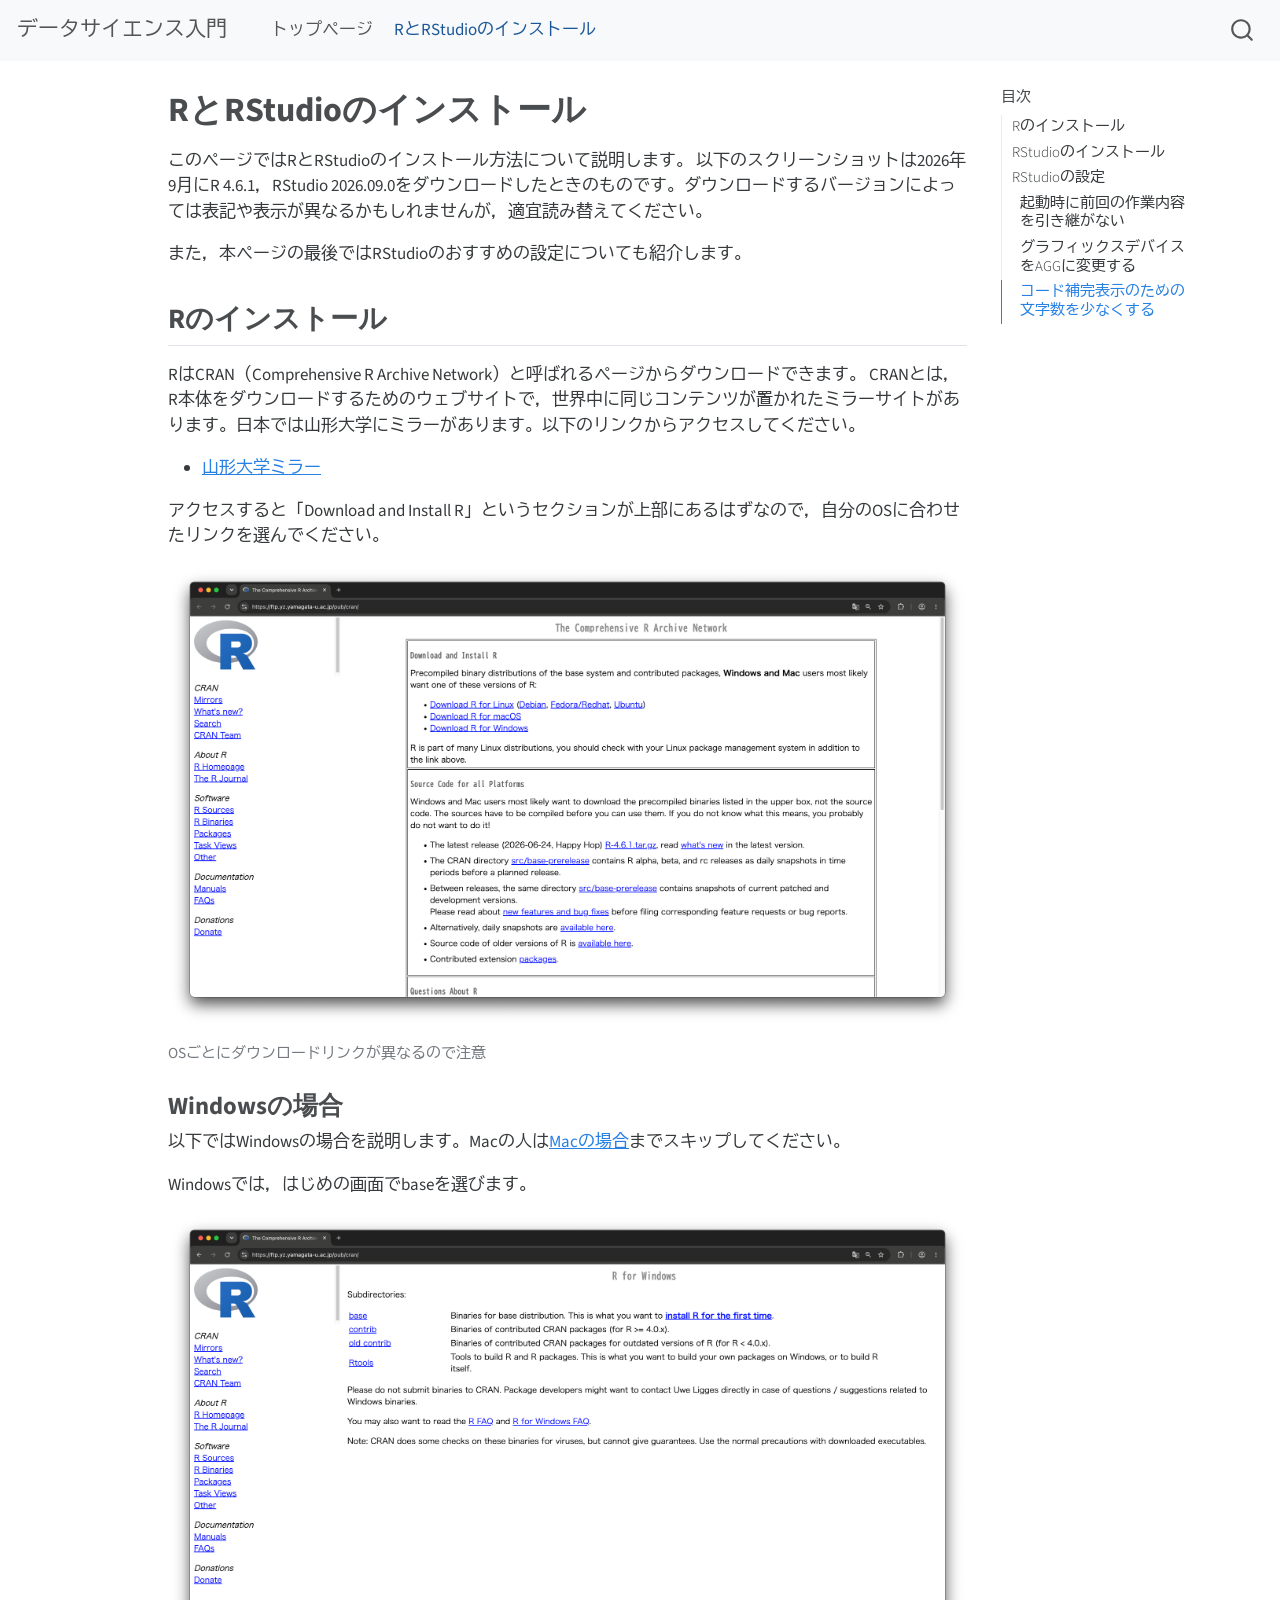
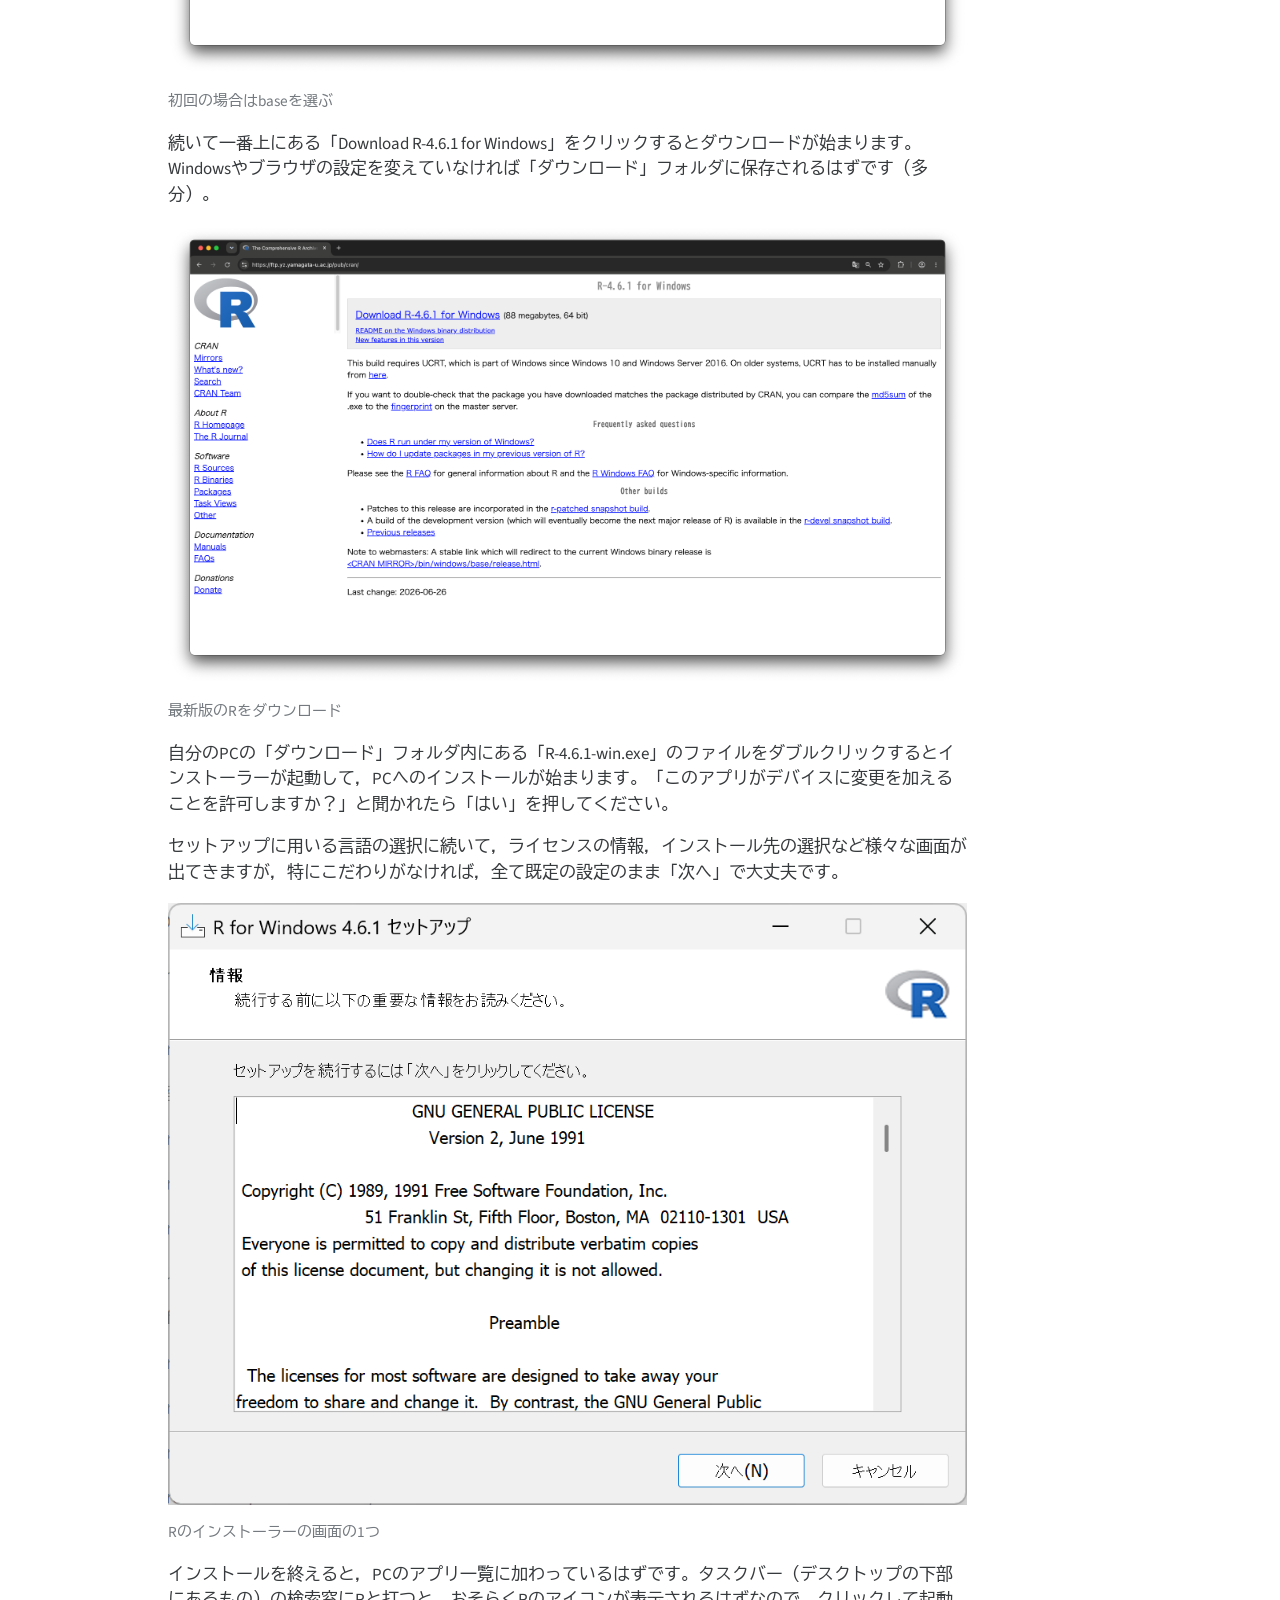
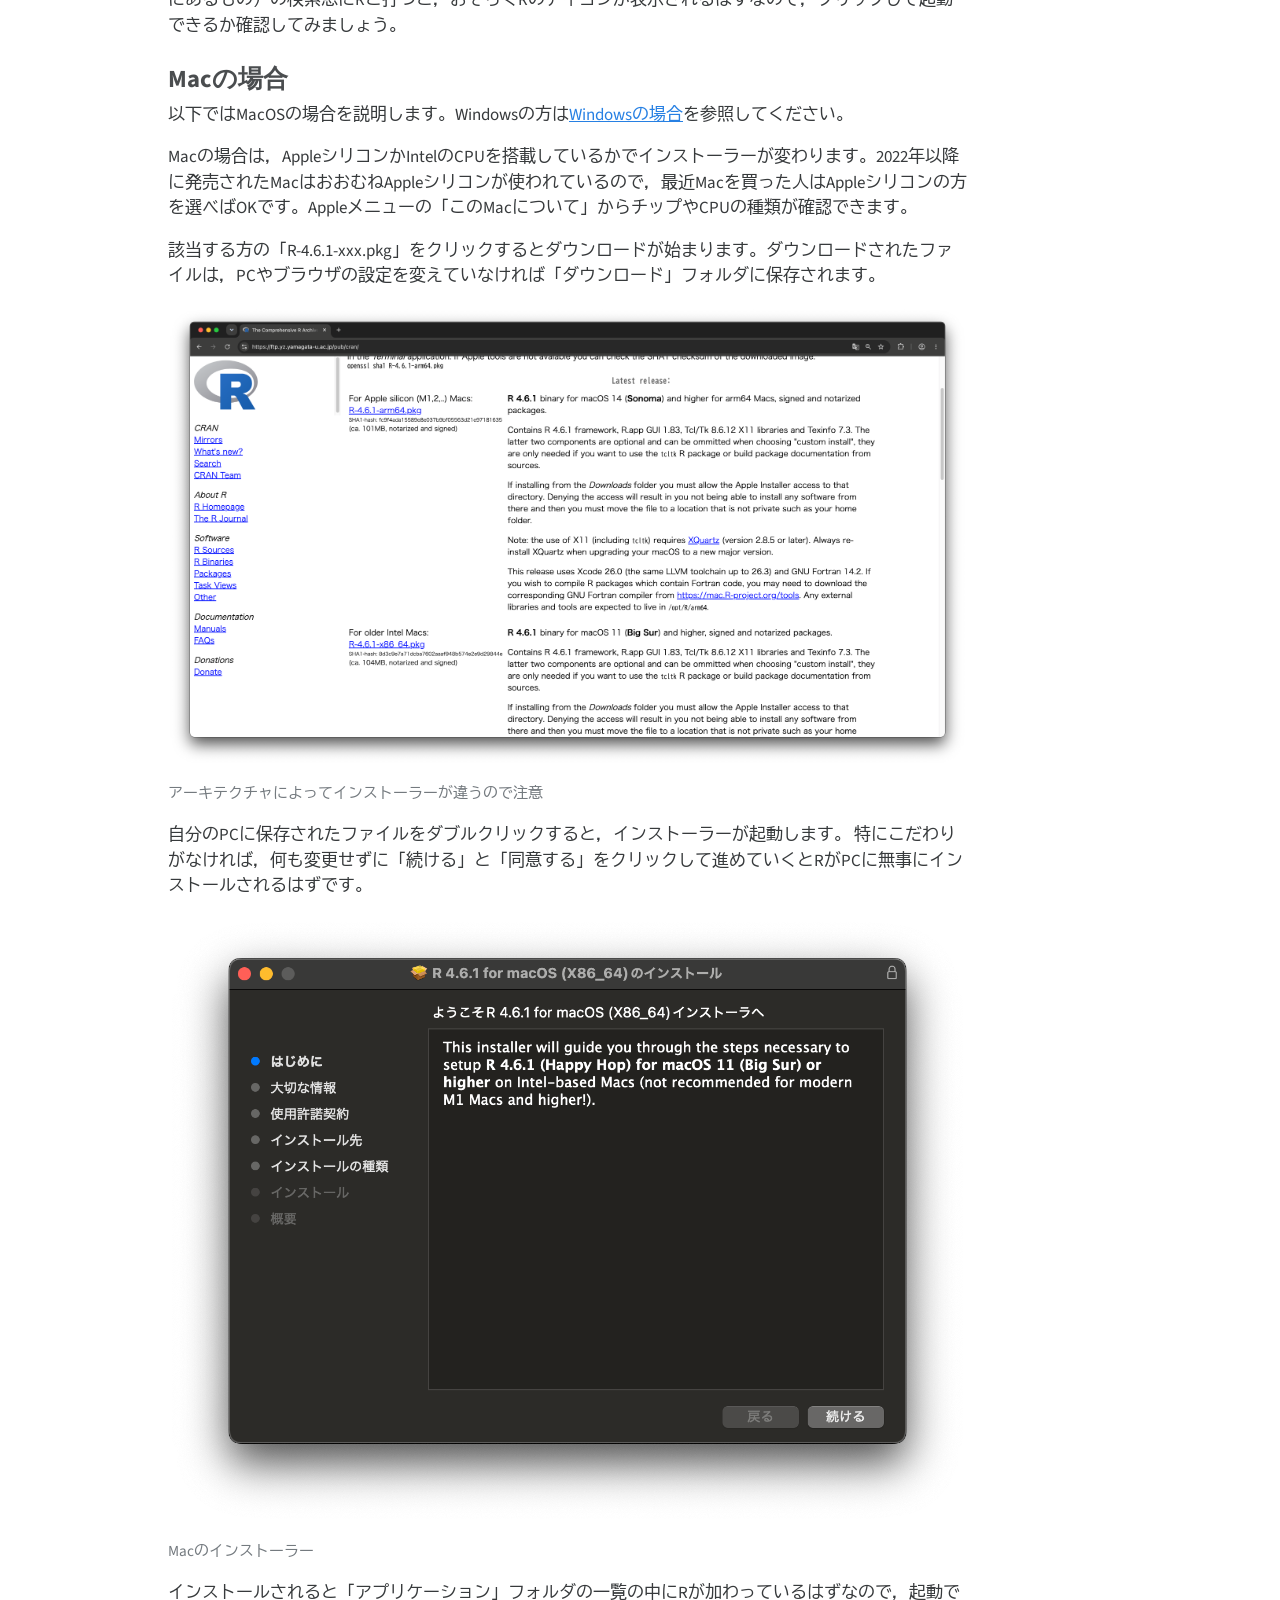
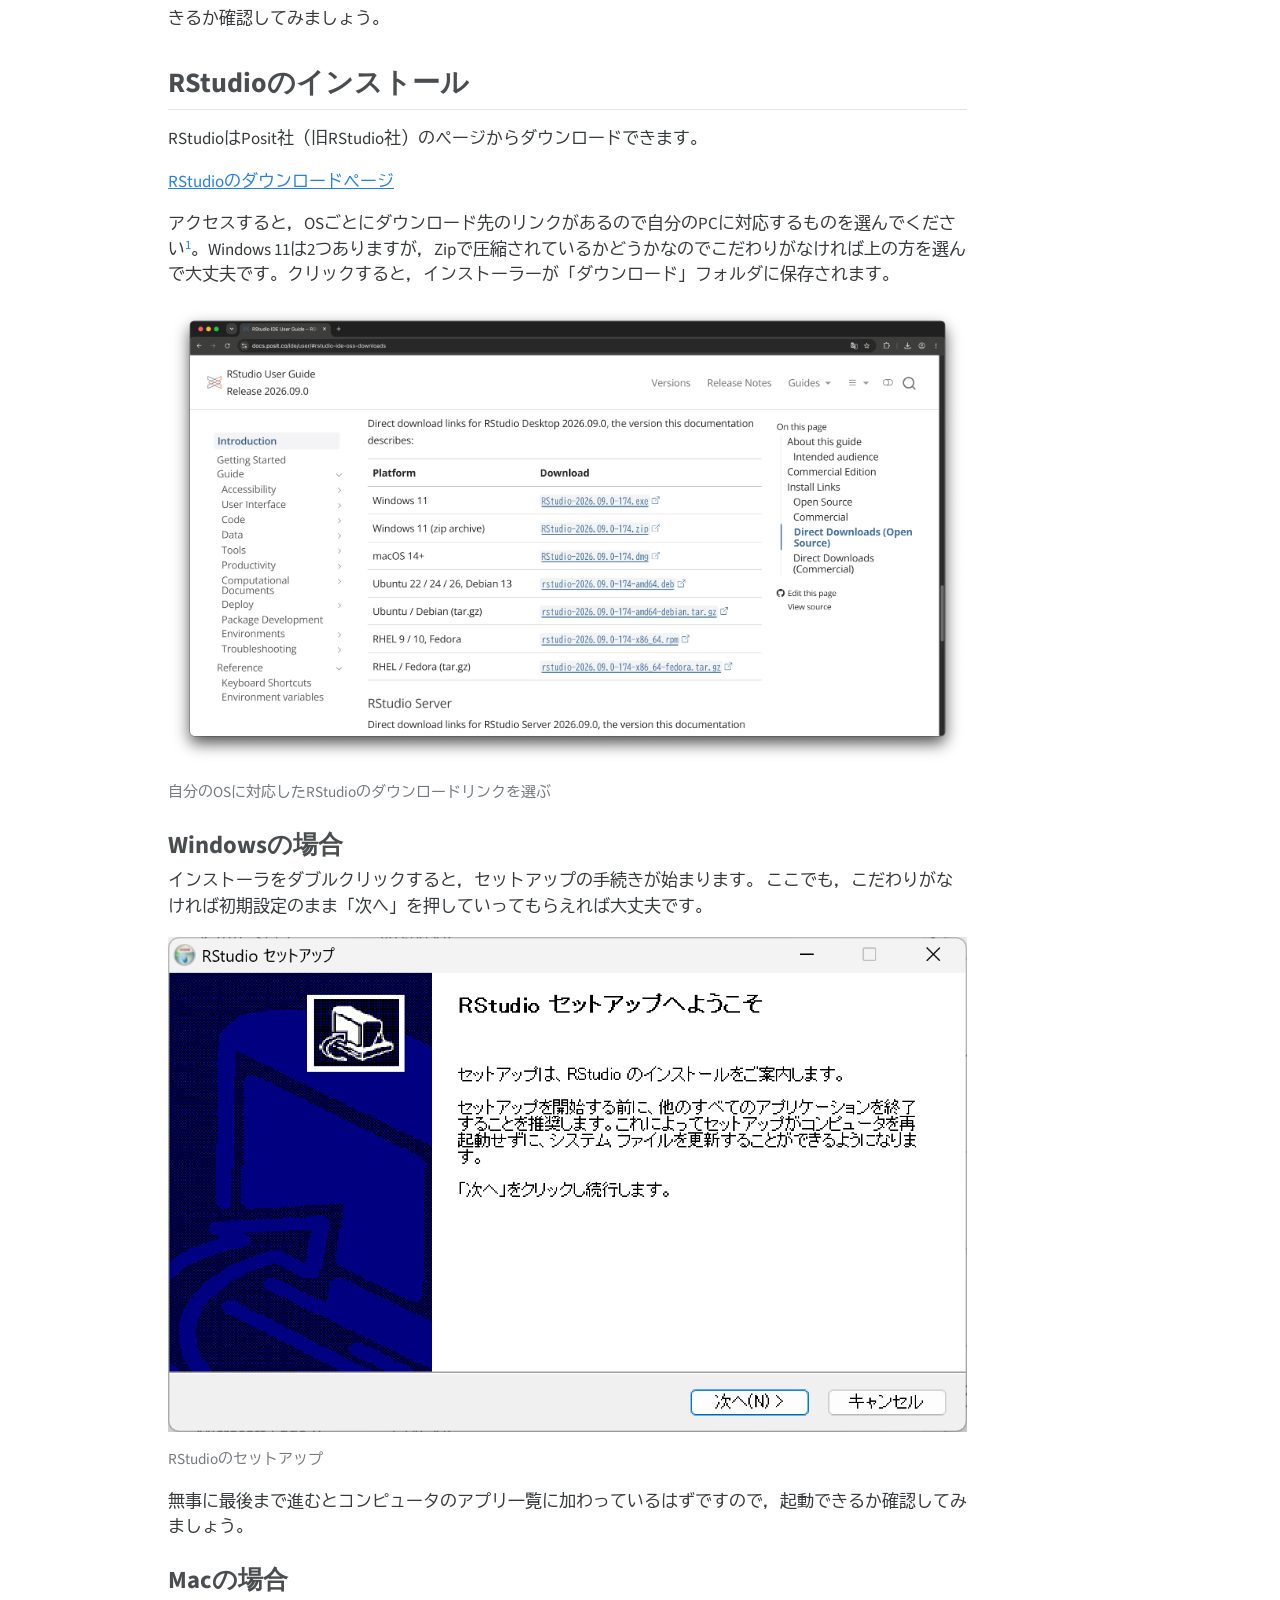
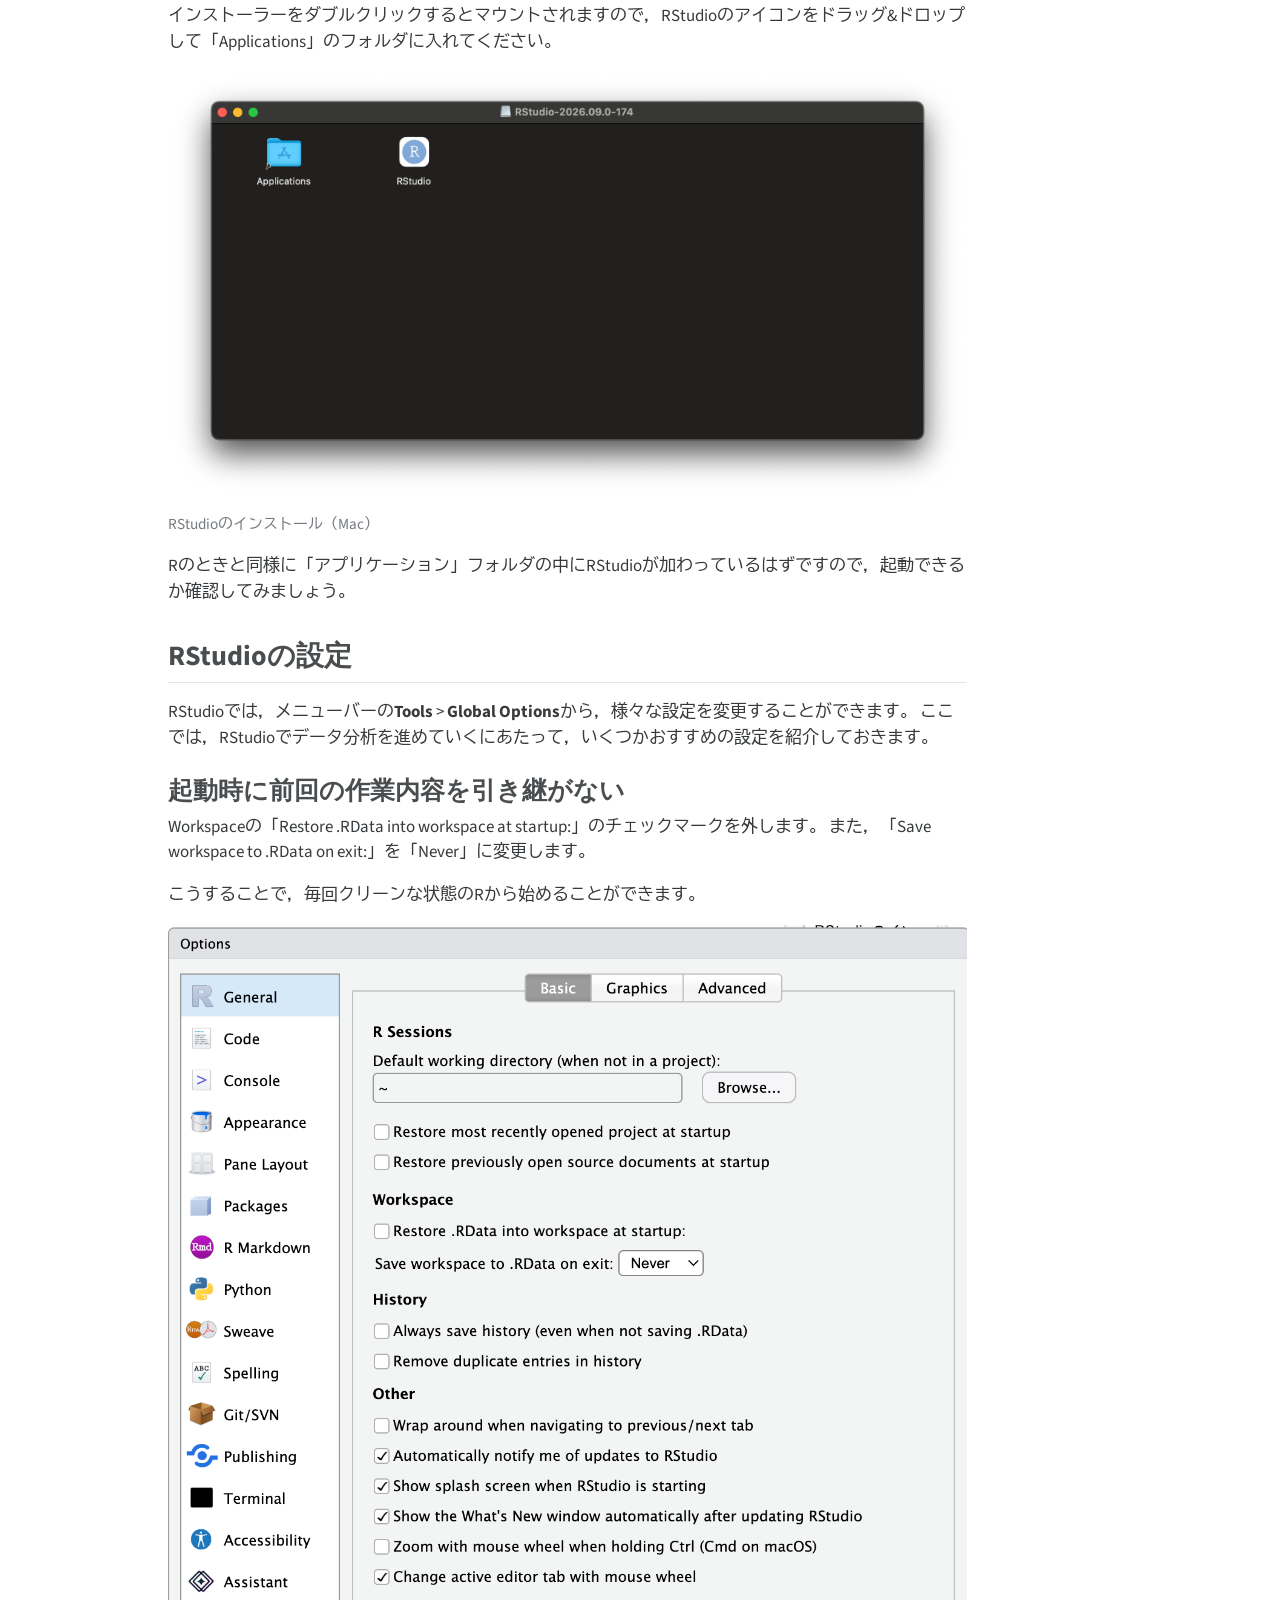
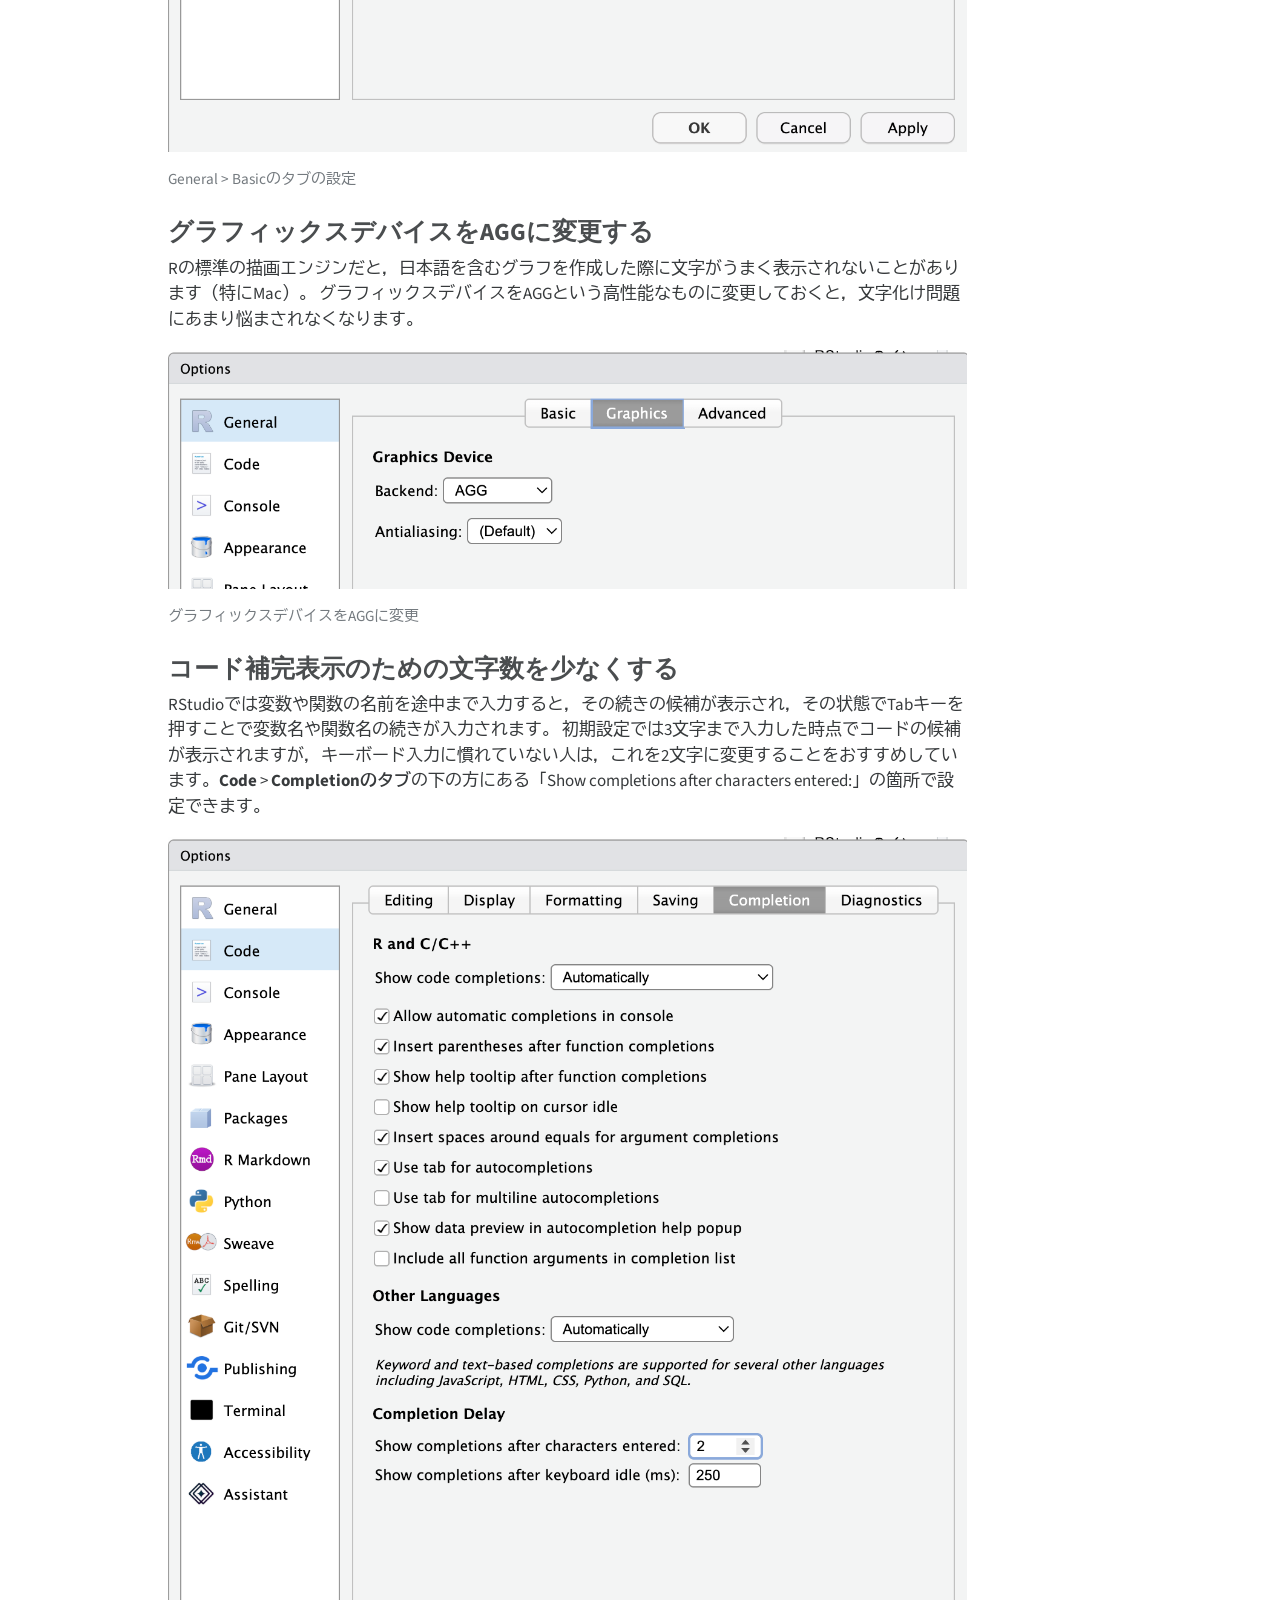
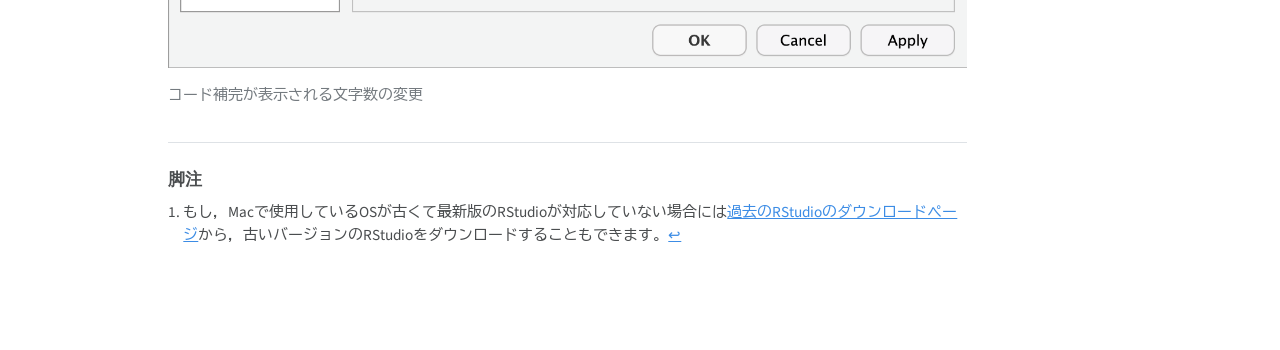
<file: docs/install.html>
<!DOCTYPE html>
<html xmlns="http://www.w3.org/1999/xhtml" lang="ja" xml:lang="ja"><head>

<meta charset="utf-8">
<meta name="generator" content="quarto-1.3.427">

<meta name="viewport" content="width=device-width, initial-scale=1.0, user-scalable=yes">


<title>データサイエンス入門 - RとRStudioのインストール</title>
<style>
code{white-space: pre-wrap;}
span.smallcaps{font-variant: small-caps;}
div.columns{display: flex; gap: min(4vw, 1.5em);}
div.column{flex: auto; overflow-x: auto;}
div.hanging-indent{margin-left: 1.5em; text-indent: -1.5em;}
ul.task-list{list-style: none;}
ul.task-list li input[type="checkbox"] {
  width: 0.8em;
  margin: 0 0.8em 0.2em -1em; /* quarto-specific, see https://github.com/quarto-dev/quarto-cli/issues/4556 */ 
  vertical-align: middle;
}
</style>


<script src="site_libs/quarto-nav/quarto-nav.js"></script>
<script src="site_libs/quarto-nav/headroom.min.js"></script>
<script src="site_libs/clipboard/clipboard.min.js"></script>
<script src="site_libs/quarto-search/autocomplete.umd.js"></script>
<script src="site_libs/quarto-search/fuse.min.js"></script>
<script src="site_libs/quarto-search/quarto-search.js"></script>
<meta name="quarto:offset" content="./">
<script src="site_libs/quarto-html/quarto.js"></script>
<script src="site_libs/quarto-html/popper.min.js"></script>
<script src="site_libs/quarto-html/tippy.umd.min.js"></script>
<script src="site_libs/quarto-html/anchor.min.js"></script>
<link href="site_libs/quarto-html/tippy.css" rel="stylesheet">
<link href="site_libs/quarto-html/quarto-syntax-highlighting.css" rel="stylesheet" id="quarto-text-highlighting-styles">
<script src="site_libs/bootstrap/bootstrap.min.js"></script>
<link href="site_libs/bootstrap/bootstrap-icons.css" rel="stylesheet">
<link href="site_libs/bootstrap/bootstrap.min.css" rel="stylesheet" id="quarto-bootstrap" data-mode="light">
<script id="quarto-search-options" type="application/json">{
  "location": "navbar",
  "copy-button": false,
  "collapse-after": 3,
  "panel-placement": "end",
  "type": "overlay",
  "limit": 20,
  "language": {
    "search-no-results-text": "一致なし",
    "search-matching-documents-text": "一致した文書",
    "search-copy-link-title": "検索へのリンクをコピー",
    "search-hide-matches-text": "追加の検索結果を非表示",
    "search-more-match-text": "追加の検索結果",
    "search-more-matches-text": "追加の検索結果",
    "search-clear-button-title": "消去",
    "search-detached-cancel-button-title": "取消",
    "search-submit-button-title": "検索",
    "search-label": "サーチ"
  }
}</script>
<link rel="preconnect" href="https://fonts.googleapis.com">
<link rel="preconnect" href="https://fonts.gstatic.com" crossorigin="">
<link href="https://fonts.googleapis.com/css2?family=BIZ+UDGothic:wght@400;700&amp;display=swap" rel="stylesheet">


</head>

<body class="nav-fixed">

<div id="quarto-search-results"></div>
  <header id="quarto-header" class="headroom fixed-top">
    <nav class="navbar navbar-expand-lg navbar-dark ">
      <div class="navbar-container container-fluid">
      <div class="navbar-brand-container">
    <a class="navbar-brand" href="./index.html">
    <span class="navbar-title">データサイエンス入門</span>
    </a>
  </div>
            <div id="quarto-search" class="" title="サーチ"></div>
          <button class="navbar-toggler" type="button" data-bs-toggle="collapse" data-bs-target="#navbarCollapse" aria-controls="navbarCollapse" aria-expanded="false" aria-label="ナビゲーションを切り替える" onclick="if (window.quartoToggleHeadroom) { window.quartoToggleHeadroom(); }">
  <span class="navbar-toggler-icon"></span>
</button>
          <div class="collapse navbar-collapse" id="navbarCollapse">
            <ul class="navbar-nav navbar-nav-scroll me-auto">
  <li class="nav-item">
    <a class="nav-link" href="./index.html" rel="" target="">
 <span class="menu-text">トップページ</span></a>
  </li>  
  <li class="nav-item">
    <a class="nav-link active" href="./install.html" rel="" target="" aria-current="page">
 <span class="menu-text">RとRStudioのインストール</span></a>
  </li>  
</ul>
            <div class="quarto-navbar-tools ms-auto">
</div>
          </div> <!-- /navcollapse -->
      </div> <!-- /container-fluid -->
    </nav>
</header>
<!-- content -->
<div id="quarto-content" class="quarto-container page-columns page-rows-contents page-layout-article page-navbar">
<!-- sidebar -->
<!-- margin-sidebar -->
    <div id="quarto-margin-sidebar" class="sidebar margin-sidebar">
        <nav id="TOC" role="doc-toc" class="toc-active">
    <h2 id="toc-title">目次</h2>
   
  <ul>
  <li><a href="#rのインストール" id="toc-rのインストール" class="nav-link active" data-scroll-target="#rのインストール">Rのインストール</a>
  <ul class="collapse">
  <li><a href="#windows" id="toc-windows" class="nav-link" data-scroll-target="#windows">Windowsの場合</a></li>
  <li><a href="#mac" id="toc-mac" class="nav-link" data-scroll-target="#mac">Macの場合</a></li>
  </ul></li>
  <li><a href="#rstudioのインストール" id="toc-rstudioのインストール" class="nav-link" data-scroll-target="#rstudioのインストール">RStudioのインストール</a>
  <ul class="collapse">
  <li><a href="#windowsの場合" id="toc-windowsの場合" class="nav-link" data-scroll-target="#windowsの場合">Windowsの場合</a></li>
  <li><a href="#macの場合" id="toc-macの場合" class="nav-link" data-scroll-target="#macの場合">Macの場合</a></li>
  </ul></li>
  <li><a href="#rstudioの設定" id="toc-rstudioの設定" class="nav-link" data-scroll-target="#rstudioの設定">RStudioの設定</a>
  <ul class="collapse">
  <li><a href="#起動時に前回の作業内容を引き継がない" id="toc-起動時に前回の作業内容を引き継がない" class="nav-link" data-scroll-target="#起動時に前回の作業内容を引き継がない">起動時に前回の作業内容を引き継がない</a></li>
  <li><a href="#グラフィックスデバイスをaggに変更する" id="toc-グラフィックスデバイスをaggに変更する" class="nav-link" data-scroll-target="#グラフィックスデバイスをaggに変更する">グラフィックスデバイスをAGGに変更する</a></li>
  <li><a href="#コード補完表示のための文字数を少なくする" id="toc-コード補完表示のための文字数を少なくする" class="nav-link" data-scroll-target="#コード補完表示のための文字数を少なくする">コード補完表示のための文字数を少なくする</a></li>
  </ul></li>
  </ul>
</nav>
    </div>
<!-- main -->
<main class="content" id="quarto-document-content">

<header id="title-block-header" class="quarto-title-block default">
<div class="quarto-title">
<h1 class="title">RとRStudioのインストール</h1>
</div>



<div class="quarto-title-meta">

    
  
    
  </div>
  

</header>

<p>このページではRとRStudioのインストール方法について説明します。 以下のスクリーンショットは2026年9月にR 4.6.1，RStudio 2026.09.0をダウンロードしたときのものです。ダウンロードするバージョンによっては表記や表示が異なるかもしれませんが，適宜読み替えてください。</p>
<p>また，本ページの最後ではRStudioのおすすめの設定についても紹介します。</p>
<section id="rのインストール" class="level2">
<h2 class="anchored" data-anchor-id="rのインストール">Rのインストール</h2>
<p>RはCRAN（Comprehensive R Archive Network）と呼ばれるページからダウンロードできます。 CRANとは，R本体をダウンロードするためのウェブサイトで，世界中に同じコンテンツが置かれたミラーサイトがあります。日本では山形大学にミラーがあります。以下のリンクからアクセスしてください。</p>
<ul>
<li><a href="https://ftp.yz.yamagata-u.ac.jp/pub/cran/">山形大学ミラー</a></li>
</ul>
<p>アクセスすると「Download and Install R」というセクションが上部にあるはずなので，自分のOSに合わせたリンクを選んでください。</p>
<div class="quarto-figure quarto-figure-center">
<figure class="figure">
<p><img src="img/download_for_each_os.png" class="img-fluid figure-img"></p>
<figcaption class="figure-caption">OSごとにダウンロードリンクが異なるので注意</figcaption>
</figure>
</div>
<section id="windows" class="level3">
<h3 class="anchored" data-anchor-id="windows">Windowsの場合</h3>
<p>以下ではWindowsの場合を説明します。Macの人は<a href="#mac">Macの場合</a>までスキップしてください。</p>
<p>Windowsでは，はじめの画面でbaseを選びます。</p>
<div class="quarto-figure quarto-figure-center">
<figure class="figure">
<p><img src="img/download_windows.png" class="img-fluid figure-img"></p>
<figcaption class="figure-caption">初回の場合はbaseを選ぶ</figcaption>
</figure>
</div>
<p>続いて一番上にある「Download R-4.6.1 for Windows」をクリックするとダウンロードが始まります。 Windowsやブラウザの設定を変えていなければ「ダウンロード」フォルダに保存されるはずです（多分）。</p>
<div class="quarto-figure quarto-figure-center">
<figure class="figure">
<p><img src="img/download_windows2.png" class="img-fluid figure-img"></p>
<figcaption class="figure-caption">最新版のRをダウンロード</figcaption>
</figure>
</div>
<p>自分のPCの「ダウンロード」フォルダ内にある「R-4.6.1-win.exe」のファイルをダブルクリックするとインストーラーが起動して，PCへのインストールが始まります。「このアプリがデバイスに変更を加えることを許可しますか？」と聞かれたら「はい」を押してください。</p>
<p>セットアップに用いる言語の選択に続いて，ライセンスの情報，インストール先の選択など様々な画面が出てきますが，特にこだわりがなければ，全て既定の設定のまま「次へ」で大丈夫です。</p>
<div class="quarto-figure quarto-figure-center">
<figure class="figure">
<p><img src="img/install_r_windows.png" class="img-fluid figure-img"></p>
<figcaption class="figure-caption">Rのインストーラーの画面の1つ</figcaption>
</figure>
</div>
<p>インストールを終えると，PCのアプリ一覧に加わっているはずです。タスクバー（デスクトップの下部にあるもの）の検索窓にRと打つと，おそらくRのアイコンが表示されるはずなので，クリックして起動できるか確認してみましょう。</p>
</section>
<section id="mac" class="level3">
<h3 class="anchored" data-anchor-id="mac">Macの場合</h3>
<p>以下ではMacOSの場合を説明します。Windowsの方は<a href="#windows">Windowsの場合</a>を参照してください。</p>
<p>Macの場合は，AppleシリコンかIntelのCPUを搭載しているかでインストーラーが変わります。2022年以降に発売されたMacはおおむねAppleシリコンが使われているので，最近Macを買った人はAppleシリコンの方を選べばOKです。Appleメニューの「このMacについて」からチップやCPUの種類が確認できます。</p>
<p>該当する方の「R-4.6.1-xxx.pkg」をクリックするとダウンロードが始まります。ダウンロードされたファイルは，PCやブラウザの設定を変えていなければ「ダウンロード」フォルダに保存されます。</p>
<div class="quarto-figure quarto-figure-center">
<figure class="figure">
<p><img src="img/download_mac1.png" class="img-fluid figure-img"></p>
<figcaption class="figure-caption">アーキテクチャによってインストーラーが違うので注意</figcaption>
</figure>
</div>
<p>自分のPCに保存されたファイルをダブルクリックすると，インストーラーが起動します。 特にこだわりがなければ，何も変更せずに「続ける」と「同意する」をクリックして進めていくとRがPCに無事にインストールされるはずです。</p>
<div class="quarto-figure quarto-figure-center">
<figure class="figure">
<p><img src="img/installer_mac.png" class="img-fluid figure-img"></p>
<figcaption class="figure-caption">Macのインストーラー</figcaption>
</figure>
</div>
<p>インストールされると「アプリケーション」フォルダの一覧の中にRが加わっているはずなので，起動できるか確認してみましょう。</p>
</section>
</section>
<section id="rstudioのインストール" class="level2">
<h2 class="anchored" data-anchor-id="rstudioのインストール">RStudioのインストール</h2>
<p>RStudioはPosit社（旧RStudio社）のページからダウンロードできます。</p>
<p><a href="https://docs.posit.co/ide/user/#rstudio-ide-oss-downloads">RStudioのダウンロードページ</a></p>
<p>アクセスすると，OSごとにダウンロード先のリンクがあるので自分のPCに対応するものを選んでください<a href="#fn1" class="footnote-ref" id="fnref1" role="doc-noteref"><sup>1</sup></a>。Windows 11は2つありますが，Zipで圧縮されているかどうかなのでこだわりがなければ上の方を選んで大丈夫です。クリックすると，インストーラーが「ダウンロード」フォルダに保存されます。</p>
<div class="quarto-figure quarto-figure-center">
<figure class="figure">
<p><img src="img/download_rstudio_for_each_os.png" class="img-fluid figure-img"></p>
<figcaption class="figure-caption">自分のOSに対応したRStudioのダウンロードリンクを選ぶ</figcaption>
</figure>
</div>
<section id="windowsの場合" class="level3">
<h3 class="anchored" data-anchor-id="windowsの場合">Windowsの場合</h3>
<p>インストーラをダブルクリックすると，セットアップの手続きが始まります。 ここでも，こだわりがなければ初期設定のまま「次へ」を押していってもらえれば大丈夫です。</p>
<div class="quarto-figure quarto-figure-center">
<figure class="figure">
<p><img src="img/install_rstudio_windows.png" class="img-fluid figure-img"></p>
<figcaption class="figure-caption">RStudioのセットアップ</figcaption>
</figure>
</div>
<p>無事に最後まで進むとコンピュータのアプリ一覧に加わっているはずですので，起動できるか確認してみましょう。</p>
</section>
<section id="macの場合" class="level3">
<h3 class="anchored" data-anchor-id="macの場合">Macの場合</h3>
<p>インストーラーをダブルクリックするとマウントされますので，RStudioのアイコンをドラッグ&amp;ドロップして「Applications」のフォルダに入れてください。</p>
<div class="quarto-figure quarto-figure-center">
<figure class="figure">
<p><img src="img/install_rstudio_mac.png" class="img-fluid figure-img"></p>
<figcaption class="figure-caption">RStudioのインストール（Mac）</figcaption>
</figure>
</div>
<p>Rのときと同様に「アプリケーション」フォルダの中にRStudioが加わっているはずですので，起動できるか確認してみましょう。</p>
</section>
</section>
<section id="rstudioの設定" class="level2">
<h2 class="anchored" data-anchor-id="rstudioの設定">RStudioの設定</h2>
<p>RStudioでは，メニューバーの<strong>Tools</strong> &gt; <strong>Global Options</strong>から，様々な設定を変更することができます。 ここでは，RStudioでデータ分析を進めていくにあたって，いくつかおすすめの設定を紹介しておきます。</p>
<section id="起動時に前回の作業内容を引き継がない" class="level3">
<h3 class="anchored" data-anchor-id="起動時に前回の作業内容を引き継がない">起動時に前回の作業内容を引き継がない</h3>
<p>Workspaceの「Restore .RData into workspace at startup:」のチェックマークを外します。 また，「Save workspace to .RData on exit:」を「Never」に変更します。</p>
<p>こうすることで，毎回クリーンな状態のRから始めることができます。</p>
<div class="quarto-figure quarto-figure-center">
<figure class="figure">
<p><img src="img/rstudio_setting_basic.png" class="img-fluid figure-img"></p>
<figcaption class="figure-caption">General &gt; Basicのタブの設定</figcaption>
</figure>
</div>
</section>
<section id="グラフィックスデバイスをaggに変更する" class="level3">
<h3 class="anchored" data-anchor-id="グラフィックスデバイスをaggに変更する">グラフィックスデバイスをAGGに変更する</h3>
<p>Rの標準の描画エンジンだと，日本語を含むグラフを作成した際に文字がうまく表示されないことがあります（特にMac）。 グラフィックスデバイスをAGGという高性能なものに変更しておくと，文字化け問題にあまり悩まされなくなります。</p>
<div class="quarto-figure quarto-figure-center">
<figure class="figure">
<p><img src="img/rstudio_setting_graphics.png" class="img-fluid figure-img"></p>
<figcaption class="figure-caption">グラフィックスデバイスをAGGに変更</figcaption>
</figure>
</div>
</section>
<section id="コード補完表示のための文字数を少なくする" class="level3">
<h3 class="anchored" data-anchor-id="コード補完表示のための文字数を少なくする">コード補完表示のための文字数を少なくする</h3>
<p>RStudioでは変数や関数の名前を途中まで入力すると，その続きの候補が表示され，その状態でTabキーを押すことで変数名や関数名の続きが入力されます。 初期設定では3文字まで入力した時点でコードの候補が表示されますが，キーボード入力に慣れていない人は，これを2文字に変更することをおすすめしています。<strong>Code</strong> &gt; <strong>Completionのタブ</strong>の下の方にある「Show completions after characters entered:」の箇所で設定できます。</p>
<div class="quarto-figure quarto-figure-center">
<figure class="figure">
<p><img src="img/rstudio_setting_completion.png" class="img-fluid figure-img"></p>
<figcaption class="figure-caption">コード補完が表示される文字数の変更</figcaption>
</figure>
</div>
<!-- 
## メモ
- パッケージ一覧を最初にインストールさせる
-->


</section>
</section>


<div id="quarto-appendix" class="default"><section id="footnotes" class="footnotes footnotes-end-of-document" role="doc-endnotes"><h2 class="anchored quarto-appendix-heading">脚注</h2>

<ol>
<li id="fn1"><p>もし，Macで使用しているOSが古くて最新版のRStudioが対応していない場合には<a href="https://docs.posit.co/supported-versions/rstudio.html#macos-and-rstudio-desktop-version-compatibility">過去のRStudioのダウンロードページ</a>から，古いバージョンのRStudioをダウンロードすることもできます。<a href="#fnref1" class="footnote-back" role="doc-backlink">↩︎</a></p></li>
</ol>
</section></div></main> <!-- /main -->
<script id="quarto-html-after-body" type="application/javascript">
window.document.addEventListener("DOMContentLoaded", function (event) {
  const toggleBodyColorMode = (bsSheetEl) => {
    const mode = bsSheetEl.getAttribute("data-mode");
    const bodyEl = window.document.querySelector("body");
    if (mode === "dark") {
      bodyEl.classList.add("quarto-dark");
      bodyEl.classList.remove("quarto-light");
    } else {
      bodyEl.classList.add("quarto-light");
      bodyEl.classList.remove("quarto-dark");
    }
  }
  const toggleBodyColorPrimary = () => {
    const bsSheetEl = window.document.querySelector("link#quarto-bootstrap");
    if (bsSheetEl) {
      toggleBodyColorMode(bsSheetEl);
    }
  }
  toggleBodyColorPrimary();  
  const icon = "";
  const anchorJS = new window.AnchorJS();
  anchorJS.options = {
    placement: 'right',
    icon: icon
  };
  anchorJS.add('.anchored');
  const isCodeAnnotation = (el) => {
    for (const clz of el.classList) {
      if (clz.startsWith('code-annotation-')) {                     
        return true;
      }
    }
    return false;
  }
  const clipboard = new window.ClipboardJS('.code-copy-button', {
    text: function(trigger) {
      const codeEl = trigger.previousElementSibling.cloneNode(true);
      for (const childEl of codeEl.children) {
        if (isCodeAnnotation(childEl)) {
          childEl.remove();
        }
      }
      return codeEl.innerText;
    }
  });
  clipboard.on('success', function(e) {
    // button target
    const button = e.trigger;
    // don't keep focus
    button.blur();
    // flash "checked"
    button.classList.add('code-copy-button-checked');
    var currentTitle = button.getAttribute("title");
    button.setAttribute("title", "コピーしました");
    let tooltip;
    if (window.bootstrap) {
      button.setAttribute("data-bs-toggle", "tooltip");
      button.setAttribute("data-bs-placement", "left");
      button.setAttribute("data-bs-title", "コピーしました");
      tooltip = new bootstrap.Tooltip(button, 
        { trigger: "manual", 
          customClass: "code-copy-button-tooltip",
          offset: [0, -8]});
      tooltip.show();    
    }
    setTimeout(function() {
      if (tooltip) {
        tooltip.hide();
        button.removeAttribute("data-bs-title");
        button.removeAttribute("data-bs-toggle");
        button.removeAttribute("data-bs-placement");
      }
      button.setAttribute("title", currentTitle);
      button.classList.remove('code-copy-button-checked');
    }, 1000);
    // clear code selection
    e.clearSelection();
  });
  function tippyHover(el, contentFn) {
    const config = {
      allowHTML: true,
      content: contentFn,
      maxWidth: 500,
      delay: 100,
      arrow: false,
      appendTo: function(el) {
          return el.parentElement;
      },
      interactive: true,
      interactiveBorder: 10,
      theme: 'quarto',
      placement: 'bottom-start'
    };
    window.tippy(el, config); 
  }
  const noterefs = window.document.querySelectorAll('a[role="doc-noteref"]');
  for (var i=0; i<noterefs.length; i++) {
    const ref = noterefs[i];
    tippyHover(ref, function() {
      // use id or data attribute instead here
      let href = ref.getAttribute('data-footnote-href') || ref.getAttribute('href');
      try { href = new URL(href).hash; } catch {}
      const id = href.replace(/^#\/?/, "");
      const note = window.document.getElementById(id);
      return note.innerHTML;
    });
  }
      let selectedAnnoteEl;
      const selectorForAnnotation = ( cell, annotation) => {
        let cellAttr = 'data-code-cell="' + cell + '"';
        let lineAttr = 'data-code-annotation="' +  annotation + '"';
        const selector = 'span[' + cellAttr + '][' + lineAttr + ']';
        return selector;
      }
      const selectCodeLines = (annoteEl) => {
        const doc = window.document;
        const targetCell = annoteEl.getAttribute("data-target-cell");
        const targetAnnotation = annoteEl.getAttribute("data-target-annotation");
        const annoteSpan = window.document.querySelector(selectorForAnnotation(targetCell, targetAnnotation));
        const lines = annoteSpan.getAttribute("data-code-lines").split(",");
        const lineIds = lines.map((line) => {
          return targetCell + "-" + line;
        })
        let top = null;
        let height = null;
        let parent = null;
        if (lineIds.length > 0) {
            //compute the position of the single el (top and bottom and make a div)
            const el = window.document.getElementById(lineIds[0]);
            top = el.offsetTop;
            height = el.offsetHeight;
            parent = el.parentElement.parentElement;
          if (lineIds.length > 1) {
            const lastEl = window.document.getElementById(lineIds[lineIds.length - 1]);
            const bottom = lastEl.offsetTop + lastEl.offsetHeight;
            height = bottom - top;
          }
          if (top !== null && height !== null && parent !== null) {
            // cook up a div (if necessary) and position it 
            let div = window.document.getElementById("code-annotation-line-highlight");
            if (div === null) {
              div = window.document.createElement("div");
              div.setAttribute("id", "code-annotation-line-highlight");
              div.style.position = 'absolute';
              parent.appendChild(div);
            }
            div.style.top = top - 2 + "px";
            div.style.height = height + 4 + "px";
            let gutterDiv = window.document.getElementById("code-annotation-line-highlight-gutter");
            if (gutterDiv === null) {
              gutterDiv = window.document.createElement("div");
              gutterDiv.setAttribute("id", "code-annotation-line-highlight-gutter");
              gutterDiv.style.position = 'absolute';
              const codeCell = window.document.getElementById(targetCell);
              const gutter = codeCell.querySelector('.code-annotation-gutter');
              gutter.appendChild(gutterDiv);
            }
            gutterDiv.style.top = top - 2 + "px";
            gutterDiv.style.height = height + 4 + "px";
          }
          selectedAnnoteEl = annoteEl;
        }
      };
      const unselectCodeLines = () => {
        const elementsIds = ["code-annotation-line-highlight", "code-annotation-line-highlight-gutter"];
        elementsIds.forEach((elId) => {
          const div = window.document.getElementById(elId);
          if (div) {
            div.remove();
          }
        });
        selectedAnnoteEl = undefined;
      };
      // Attach click handler to the DT
      const annoteDls = window.document.querySelectorAll('dt[data-target-cell]');
      for (const annoteDlNode of annoteDls) {
        annoteDlNode.addEventListener('click', (event) => {
          const clickedEl = event.target;
          if (clickedEl !== selectedAnnoteEl) {
            unselectCodeLines();
            const activeEl = window.document.querySelector('dt[data-target-cell].code-annotation-active');
            if (activeEl) {
              activeEl.classList.remove('code-annotation-active');
            }
            selectCodeLines(clickedEl);
            clickedEl.classList.add('code-annotation-active');
          } else {
            // Unselect the line
            unselectCodeLines();
            clickedEl.classList.remove('code-annotation-active');
          }
        });
      }
  const findCites = (el) => {
    const parentEl = el.parentElement;
    if (parentEl) {
      const cites = parentEl.dataset.cites;
      if (cites) {
        return {
          el,
          cites: cites.split(' ')
        };
      } else {
        return findCites(el.parentElement)
      }
    } else {
      return undefined;
    }
  };
  var bibliorefs = window.document.querySelectorAll('a[role="doc-biblioref"]');
  for (var i=0; i<bibliorefs.length; i++) {
    const ref = bibliorefs[i];
    const citeInfo = findCites(ref);
    if (citeInfo) {
      tippyHover(citeInfo.el, function() {
        var popup = window.document.createElement('div');
        citeInfo.cites.forEach(function(cite) {
          var citeDiv = window.document.createElement('div');
          citeDiv.classList.add('hanging-indent');
          citeDiv.classList.add('csl-entry');
          var biblioDiv = window.document.getElementById('ref-' + cite);
          if (biblioDiv) {
            citeDiv.innerHTML = biblioDiv.innerHTML;
          }
          popup.appendChild(citeDiv);
        });
        return popup.innerHTML;
      });
    }
  }
});
</script>
</div> <!-- /content -->



</body></html>
</file>
<file: docs/site_libs/quarto-html/tippy.css>
.tippy-box[data-animation=fade][data-state=hidden]{opacity:0}[data-tippy-root]{max-width:calc(100vw - 10px)}.tippy-box{position:relative;background-color:#333;color:#fff;border-radius:4px;font-size:14px;line-height:1.4;white-space:normal;outline:0;transition-property:transform,visibility,opacity}.tippy-box[data-placement^=top]>.tippy-arrow{bottom:0}.tippy-box[data-placement^=top]>.tippy-arrow:before{bottom:-7px;left:0;border-width:8px 8px 0;border-top-color:initial;transform-origin:center top}.tippy-box[data-placement^=bottom]>.tippy-arrow{top:0}.tippy-box[data-placement^=bottom]>.tippy-arrow:before{top:-7px;left:0;border-width:0 8px 8px;border-bottom-color:initial;transform-origin:center bottom}.tippy-box[data-placement^=left]>.tippy-arrow{right:0}.tippy-box[data-placement^=left]>.tippy-arrow:before{border-width:8px 0 8px 8px;border-left-color:initial;right:-7px;transform-origin:center left}.tippy-box[data-placement^=right]>.tippy-arrow{left:0}.tippy-box[data-placement^=right]>.tippy-arrow:before{left:-7px;border-width:8px 8px 8px 0;border-right-color:initial;transform-origin:center right}.tippy-box[data-inertia][data-state=visible]{transition-timing-function:cubic-bezier(.54,1.5,.38,1.11)}.tippy-arrow{width:16px;height:16px;color:#333}.tippy-arrow:before{content:"";position:absolute;border-color:transparent;border-style:solid}.tippy-content{position:relative;padding:5px 9px;z-index:1}
</file>
<file: docs/site_libs/quarto-html/quarto-syntax-highlighting.css>
/* quarto syntax highlight colors */
:root {
  --quarto-hl-ot-color: #003B4F;
  --quarto-hl-at-color: #657422;
  --quarto-hl-ss-color: #20794D;
  --quarto-hl-an-color: #5E5E5E;
  --quarto-hl-fu-color: #4758AB;
  --quarto-hl-st-color: #20794D;
  --quarto-hl-cf-color: #003B4F;
  --quarto-hl-op-color: #5E5E5E;
  --quarto-hl-er-color: #AD0000;
  --quarto-hl-bn-color: #AD0000;
  --quarto-hl-al-color: #AD0000;
  --quarto-hl-va-color: #111111;
  --quarto-hl-bu-color: inherit;
  --quarto-hl-ex-color: inherit;
  --quarto-hl-pp-color: #AD0000;
  --quarto-hl-in-color: #5E5E5E;
  --quarto-hl-vs-color: #20794D;
  --quarto-hl-wa-color: #5E5E5E;
  --quarto-hl-do-color: #5E5E5E;
  --quarto-hl-im-color: #00769E;
  --quarto-hl-ch-color: #20794D;
  --quarto-hl-dt-color: #AD0000;
  --quarto-hl-fl-color: #AD0000;
  --quarto-hl-co-color: #5E5E5E;
  --quarto-hl-cv-color: #5E5E5E;
  --quarto-hl-cn-color: #8f5902;
  --quarto-hl-sc-color: #5E5E5E;
  --quarto-hl-dv-color: #AD0000;
  --quarto-hl-kw-color: #003B4F;
}

/* other quarto variables */
:root {
  --quarto-font-monospace: SFMono-Regular, Menlo, Monaco, Consolas, "Liberation Mono", "Courier New", monospace;
}

pre > code.sourceCode > span {
  color: #003B4F;
}

code span {
  color: #003B4F;
}

code.sourceCode > span {
  color: #003B4F;
}

div.sourceCode,
div.sourceCode pre.sourceCode {
  color: #003B4F;
}

code span.ot {
  color: #003B4F;
  font-style: inherit;
}

code span.at {
  color: #657422;
  font-style: inherit;
}

code span.ss {
  color: #20794D;
  font-style: inherit;
}

code span.an {
  color: #5E5E5E;
  font-style: inherit;
}

code span.fu {
  color: #4758AB;
  font-style: inherit;
}

code span.st {
  color: #20794D;
  font-style: inherit;
}

code span.cf {
  color: #003B4F;
  font-style: inherit;
}

code span.op {
  color: #5E5E5E;
  font-style: inherit;
}

code span.er {
  color: #AD0000;
  font-style: inherit;
}

code span.bn {
  color: #AD0000;
  font-style: inherit;
}

code span.al {
  color: #AD0000;
  font-style: inherit;
}

code span.va {
  color: #111111;
  font-style: inherit;
}

code span.bu {
  font-style: inherit;
}

code span.ex {
  font-style: inherit;
}

code span.pp {
  color: #AD0000;
  font-style: inherit;
}

code span.in {
  color: #5E5E5E;
  font-style: inherit;
}

code span.vs {
  color: #20794D;
  font-style: inherit;
}

code span.wa {
  color: #5E5E5E;
  font-style: italic;
}

code span.do {
  color: #5E5E5E;
  font-style: italic;
}

code span.im {
  color: #00769E;
  font-style: inherit;
}

code span.ch {
  color: #20794D;
  font-style: inherit;
}

code span.dt {
  color: #AD0000;
  font-style: inherit;
}

code span.fl {
  color: #AD0000;
  font-style: inherit;
}

code span.co {
  color: #5E5E5E;
  font-style: inherit;
}

code span.cv {
  color: #5E5E5E;
  font-style: italic;
}

code span.cn {
  color: #8f5902;
  font-style: inherit;
}

code span.sc {
  color: #5E5E5E;
  font-style: inherit;
}

code span.dv {
  color: #AD0000;
  font-style: inherit;
}

code span.kw {
  color: #003B4F;
  font-style: inherit;
}

.prevent-inlining {
  content: "</";
}

/*# sourceMappingURL=debc5d5d77c3f9108843748ff7464032.css.map */
</file>
